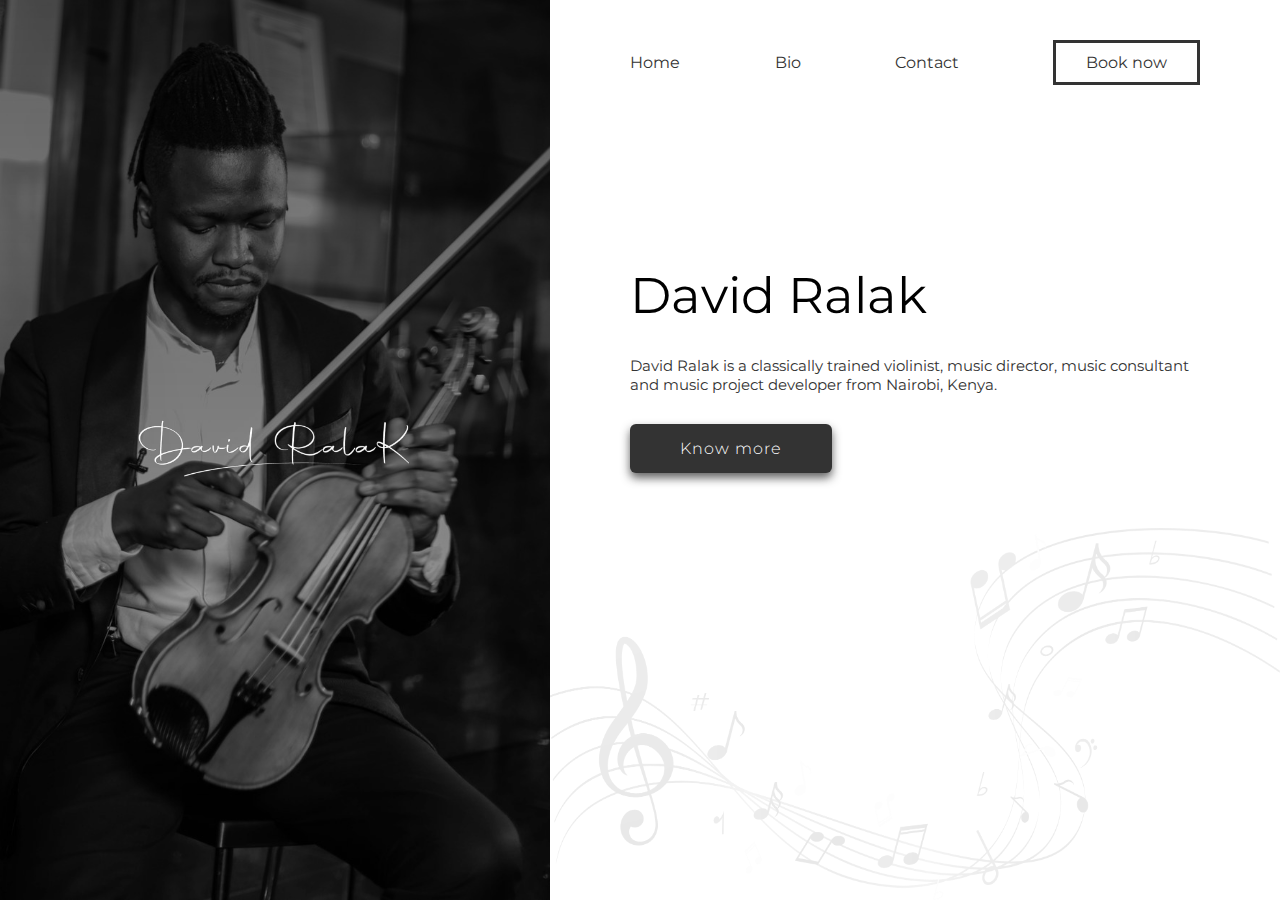
<file: index.html>
<!DOCTYPE html>
<html lang="en">
<head>
    <meta charset="UTF-8">
    <meta http-equiv="X-UA-Compatible" content="IE=edge">
    <meta name="viewport" content="width=device-width, initial-scale=1.0">
    <link rel="preconnect" href="https://fonts.googleapis.com">
    <link rel="preconnect" href="https://fonts.gstatic.com" crossorigin>
    <link href="https://fonts.googleapis.com/css2?family=Montserrat&display=swap" rel="stylesheet">
    <title>David Ralak</title>
    <link rel="stylesheet" href="styles.css">
</head>
<body>
    <header>
        <div class="col-1">
            <img class="logo" src="./images/logod.png" alt="logo">
        </div>
        <div class="col-2">
            <ul>
                <li><a href="./index.html">Home</a></li>
                <li><a href="./bio.html">Bio</a></li>
                <li><a href="./contact.html">Contact</a></li>
                <li><a href="#" class="btn">Book now</a></li>
            </ul>
            <div class="right-text">
                <h2>David Ralak</h2>
                <p>David Ralak is a classically trained violinist, music director, music consultant and music project developer from Nairobi, Kenya.</p>
                <a href="./bio.html">Know more</a>
            </div>
        </div>
    </header>
</body>
</html>
</file>
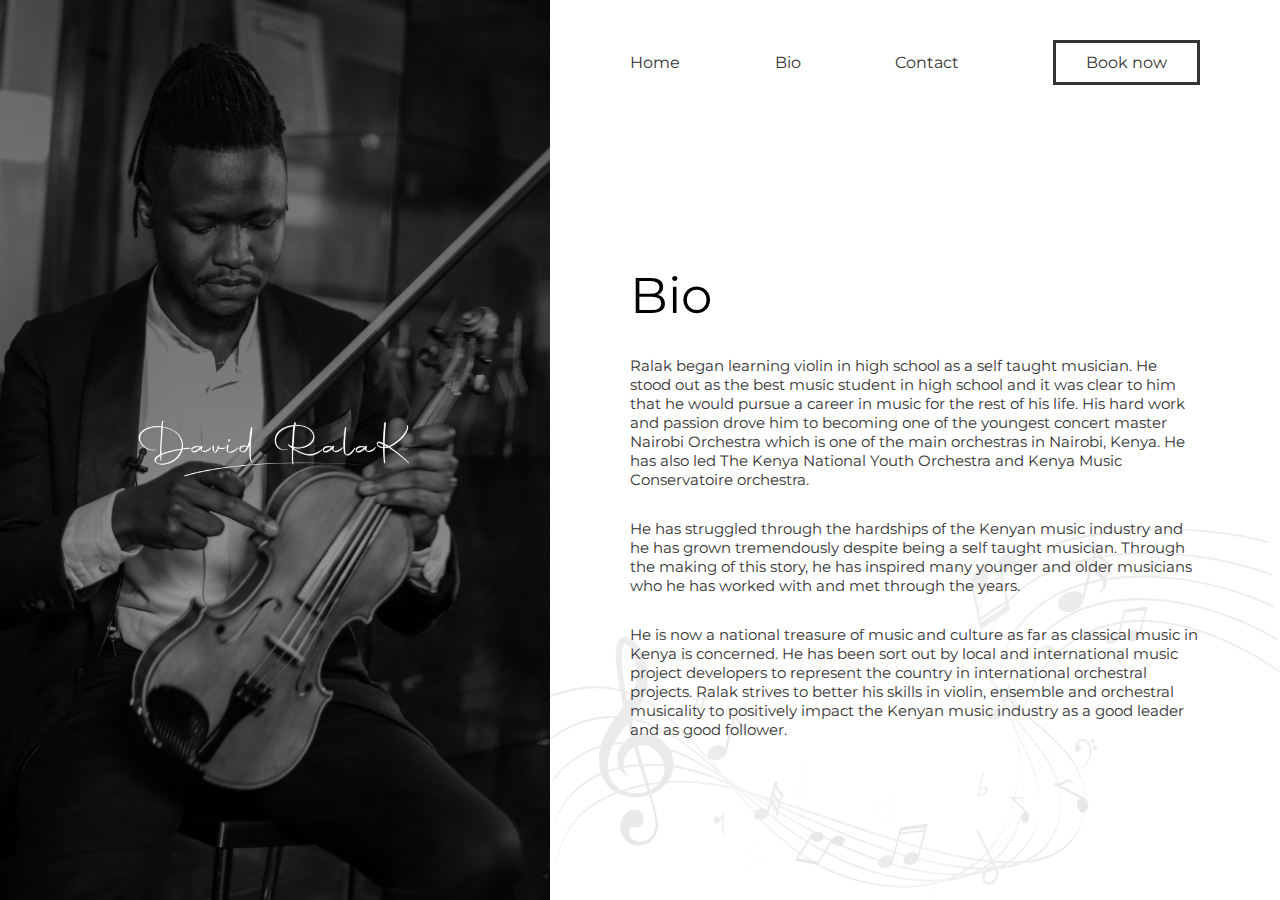
<file: bio.html>
<!DOCTYPE html>
<html lang="en">
<head>
    <meta charset="UTF-8">
    <meta http-equiv="X-UA-Compatible" content="IE=edge">
    <meta name="viewport" content="width=device-width, initial-scale=1.0">
    <link rel="preconnect" href="https://fonts.googleapis.com">
    <link rel="preconnect" href="https://fonts.gstatic.com" crossorigin>
    <link href="https://fonts.googleapis.com/css2?family=Montserrat&display=swap" rel="stylesheet">
    <title>David Ralak | Bio</title>
    <link rel="stylesheet" href="styles.css">
</head>
<body>
    <header>
        <div class="col-1">
            <img class="logo" src="./images/logod.png" alt="logo">
        </div>
        <div class="col-2">
            <ul>
                <li><a href="./index.html">Home</a></li>
                <li><a href="./bio.html">Bio</a></li>
                <li><a href="./contact.html">Contact</a></li>
                <li><a href="#" class="btn">Book now</a></li>
            </ul>
            <div class="right-text">
                <h2>Bio</h2>
                <p>Ralak began learning violin in high school as a self taught musician. He stood out as the best music student in high school and it was clear to him that he would pursue a career in music for the rest of his life. His hard work and passion drove him to becoming one of the youngest concert master Nairobi Orchestra which is one of the main orchestras in Nairobi, Kenya. He has also led The Kenya National Youth Orchestra and Kenya Music Conservatoire orchestra.</p>
                <p>He has struggled through the hardships of the Kenyan music industry and he has grown tremendously despite being a self taught musician. Through the making of this story, he has inspired many younger and older musicians who he has worked with and met through the years.</p>
                <p>He is now a national treasure of music and culture as far as classical music in Kenya is concerned. He has been sort out by local and  international music project developers to represent the country in international orchestral projects. Ralak strives to better his skills in violin, ensemble and orchestral musicality to positively impact the Kenyan music industry as a good leader and as good follower.</p>
            </div>
        </div>
    </header>
</body>
</html>
</file>
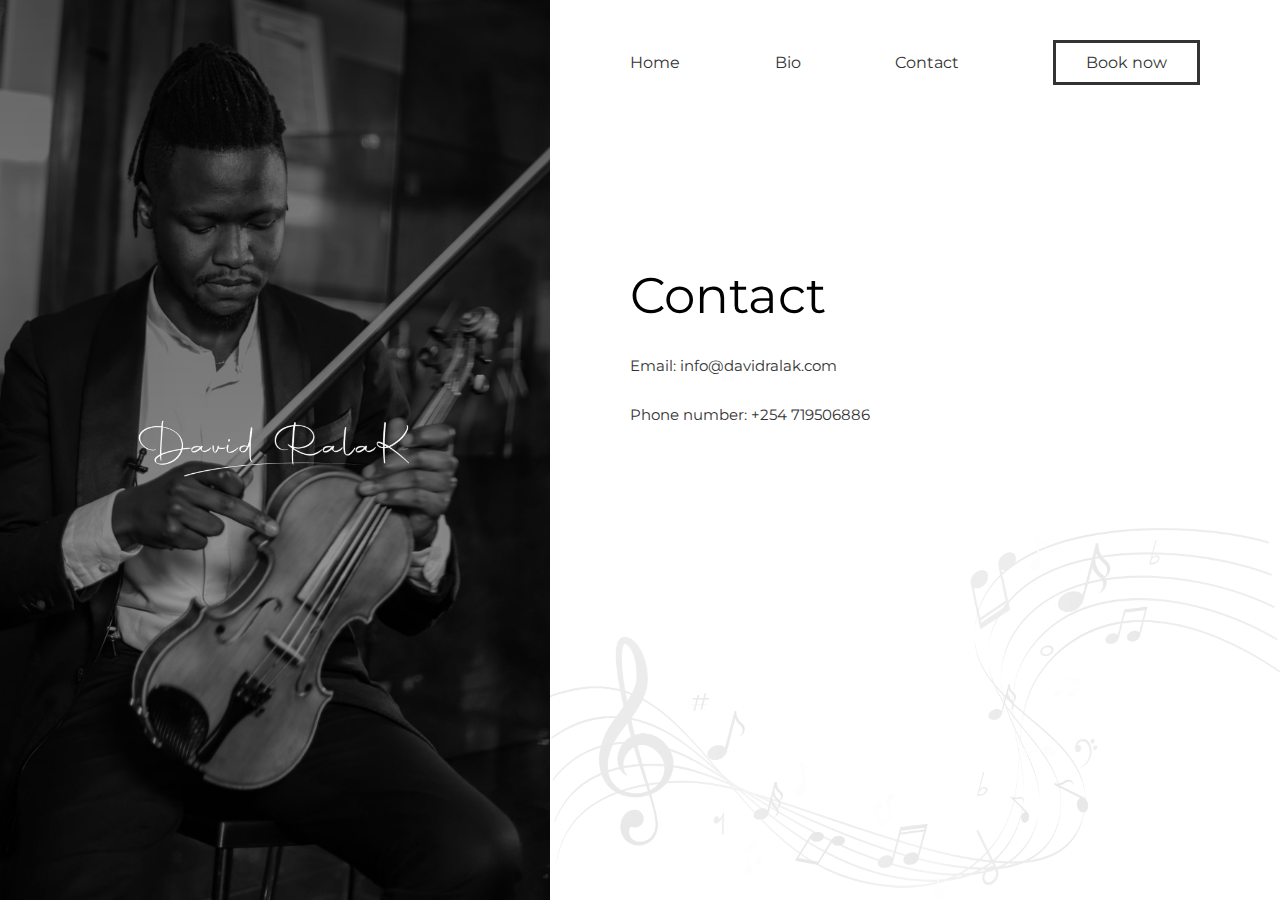
<file: contact.html>
<!DOCTYPE html>
<html lang="en">
<head>
    <meta charset="UTF-8">
    <meta http-equiv="X-UA-Compatible" content="IE=edge">
    <meta name="viewport" content="width=device-width, initial-scale=1.0">
    <link rel="preconnect" href="https://fonts.googleapis.com">
    <link rel="preconnect" href="https://fonts.gstatic.com" crossorigin>
    <link href="https://fonts.googleapis.com/css2?family=Montserrat&display=swap" rel="stylesheet">
    <title>David Ralak | Contact</title>
    <link rel="stylesheet" href="styles.css">
</head>
<body>
    <header>
        <div class="col-1">
            <img class="logo" src="./images/logod.png" alt="logo">
        </div>
        <div class="col-2">
            <ul>
                <li><a href="./index.html">Home</a></li>
                <li><a href="./bio.html">Bio</a></li>
                <li><a href="./contact.html">Contact</a></li>
                <li><a href="#" class="btn">Book now</a></li>
            </ul>
            <div class="right-text">
                <h2>Contact</h2>
                <p>Email: info@davidralak.com</p>
                <p>Phone number: +254 719506886</p>
            </div>
        </div>
    </header>
</body>
</html>
</file>
<file: styles.css>
*{
    margin: 0;
    padding: 0;
    box-sizing: border-box;
    font-family: 'Montserrat', sans-serif;
}
header{
    width: 100%;
    min-height: 100vh;
    display: flex;
    flex-wrap: wrap;
}
.col-1{
    flex-basis: 43%;
    flex-grow: 1;
    background-image: linear-gradient(rgba(0,0,0,0.6),rgba(0,0,0,0.3)), url(./images/david.jpeg);
    background-size: cover;
    background-position: center;
    padding: 40px;
    color: #fff;
    display: flex;
    align-items: center;
    justify-content: center;
}
.col-2{
    flex-basis: 57%;
    flex-grow: 1;
    padding: 40px 80px;
    background-image: url(./images/music.png);
    background-size: contain;
    background-position: bottom;
    background-repeat: no-repeat;
}
.logo{
    width: 300px;
}
.col-2 ul{
    list-style: none;
    display: flex;
    align-items: center;
    justify-content: space-between;
    flex-wrap: wrap;
    margin-bottom: 100px;
}
.col-2 ul li a{
    display: inline-block;
    color: #333;
    text-decoration: none;
    margin-bottom: 20px;
    transition: ease-in-out 0.4s;
}
.col-2 ul li a:hover{
    letter-spacing: 1px;
    font-weight: bold;
}
.btn{
    border: 3px solid #333;
    padding: 10px 30px;
}
.right-text{
    margin-top: 160px;
}
.right-text h2{
    font-size: 50px;
    font-weight: 400;
    margin-bottom: 30px;
}
.right-text p{
    font-size: 15px;
    margin-bottom: 30px;
    color: #333;
}
.right-text a{
    text-decoration: none;
    display: inline-block;
    background: #333;
    color: #fff;
    font-weight: 300;
    letter-spacing: 1px;
    padding: 15px 50px;
    border-radius: 6px;
    margin-bottom: 30px;
    box-shadow: 0 5px 10px rgba(30, 30, 30, 0.7);
    transition: transform 0.5s;
}
.right-text a:hover{
    transform: translateY(-6px);
}
</file>
